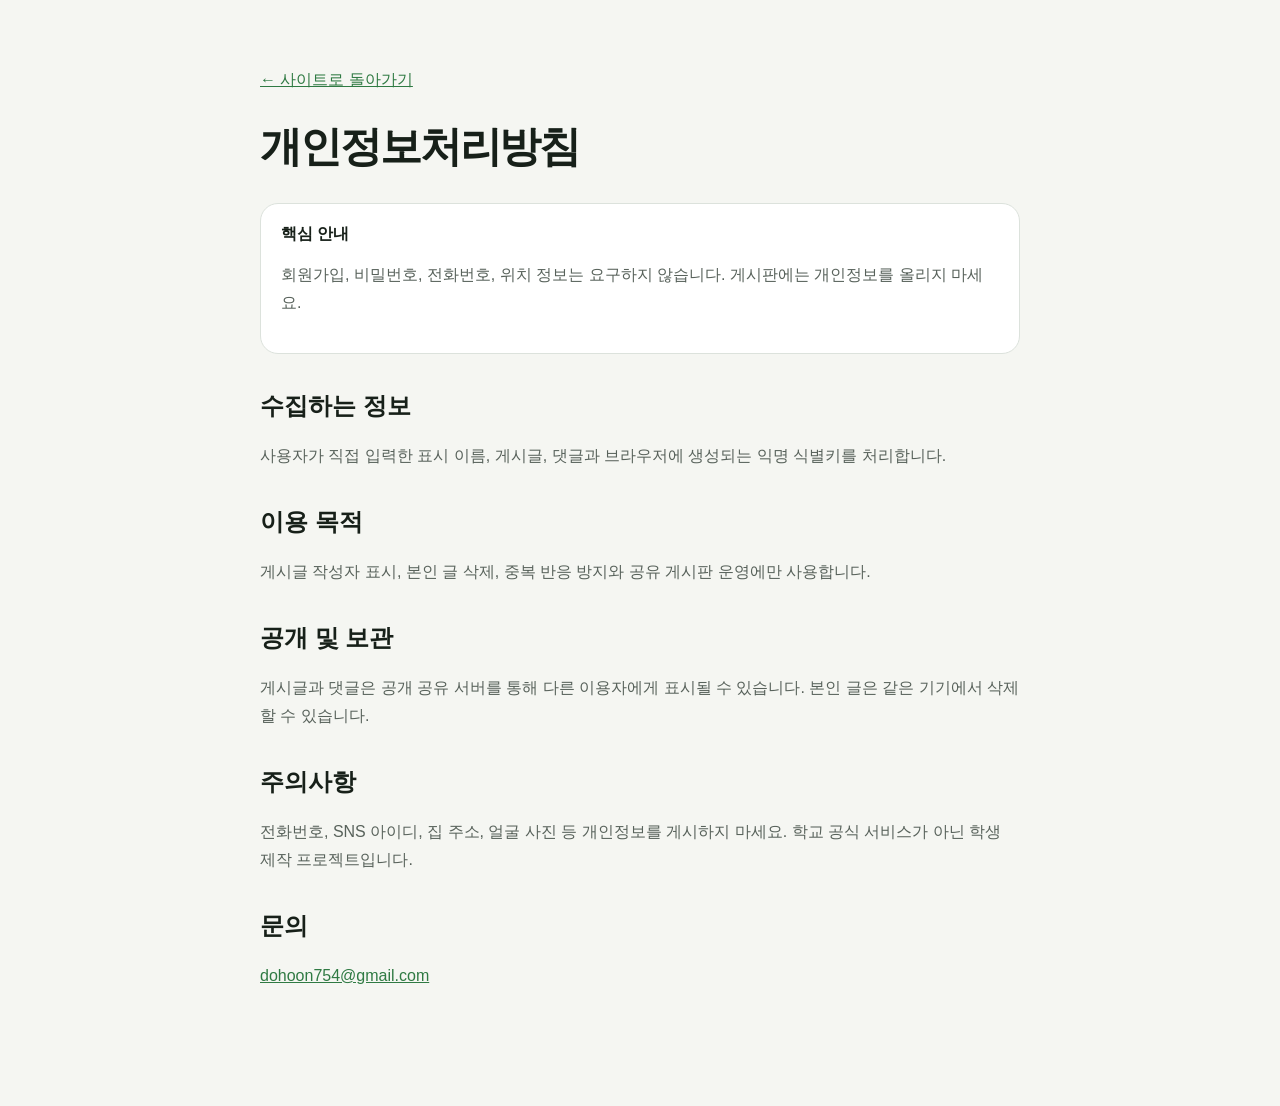
<file: privacy.html>
<!doctype html><html lang="ko"><head><meta charset="utf-8"><meta name="viewport" content="width=device-width,initial-scale=1"><title>개인정보처리방침</title><style>body{margin:0;background:#f5f6f2;color:#172019;font-family:Arial,'Malgun Gothic',sans-serif}main{max-width:760px;margin:auto;padding:70px 24px 100px}a{color:#2f7a43}h1{font-size:42px;letter-spacing:-.05em}h2{margin-top:36px}p,li{line-height:1.75;color:#58625b}.box{padding:20px;border-radius:18px;background:white;border:1px solid #dce2dc}</style></head><body><main><a href="index.html">← 사이트로 돌아가기</a><h1>개인정보처리방침</h1><div class="box"><b>핵심 안내</b><p>회원가입, 비밀번호, 전화번호, 위치 정보는 요구하지 않습니다. 게시판에는 개인정보를 올리지 마세요.</p></div><h2>수집하는 정보</h2><p>사용자가 직접 입력한 표시 이름, 게시글, 댓글과 브라우저에 생성되는 익명 식별키를 처리합니다.</p><h2>이용 목적</h2><p>게시글 작성자 표시, 본인 글 삭제, 중복 반응 방지와 공유 게시판 운영에만 사용합니다.</p><h2>공개 및 보관</h2><p>게시글과 댓글은 공개 공유 서버를 통해 다른 이용자에게 표시될 수 있습니다. 본인 글은 같은 기기에서 삭제할 수 있습니다.</p><h2>주의사항</h2><p>전화번호, SNS 아이디, 집 주소, 얼굴 사진 등 개인정보를 게시하지 마세요. 학교 공식 서비스가 아닌 학생 제작 프로젝트입니다.</p><h2>문의</h2><p><a href="mailto:dohoon754@gmail.com">dohoon754@gmail.com</a></p></main></body></html>
</file>
